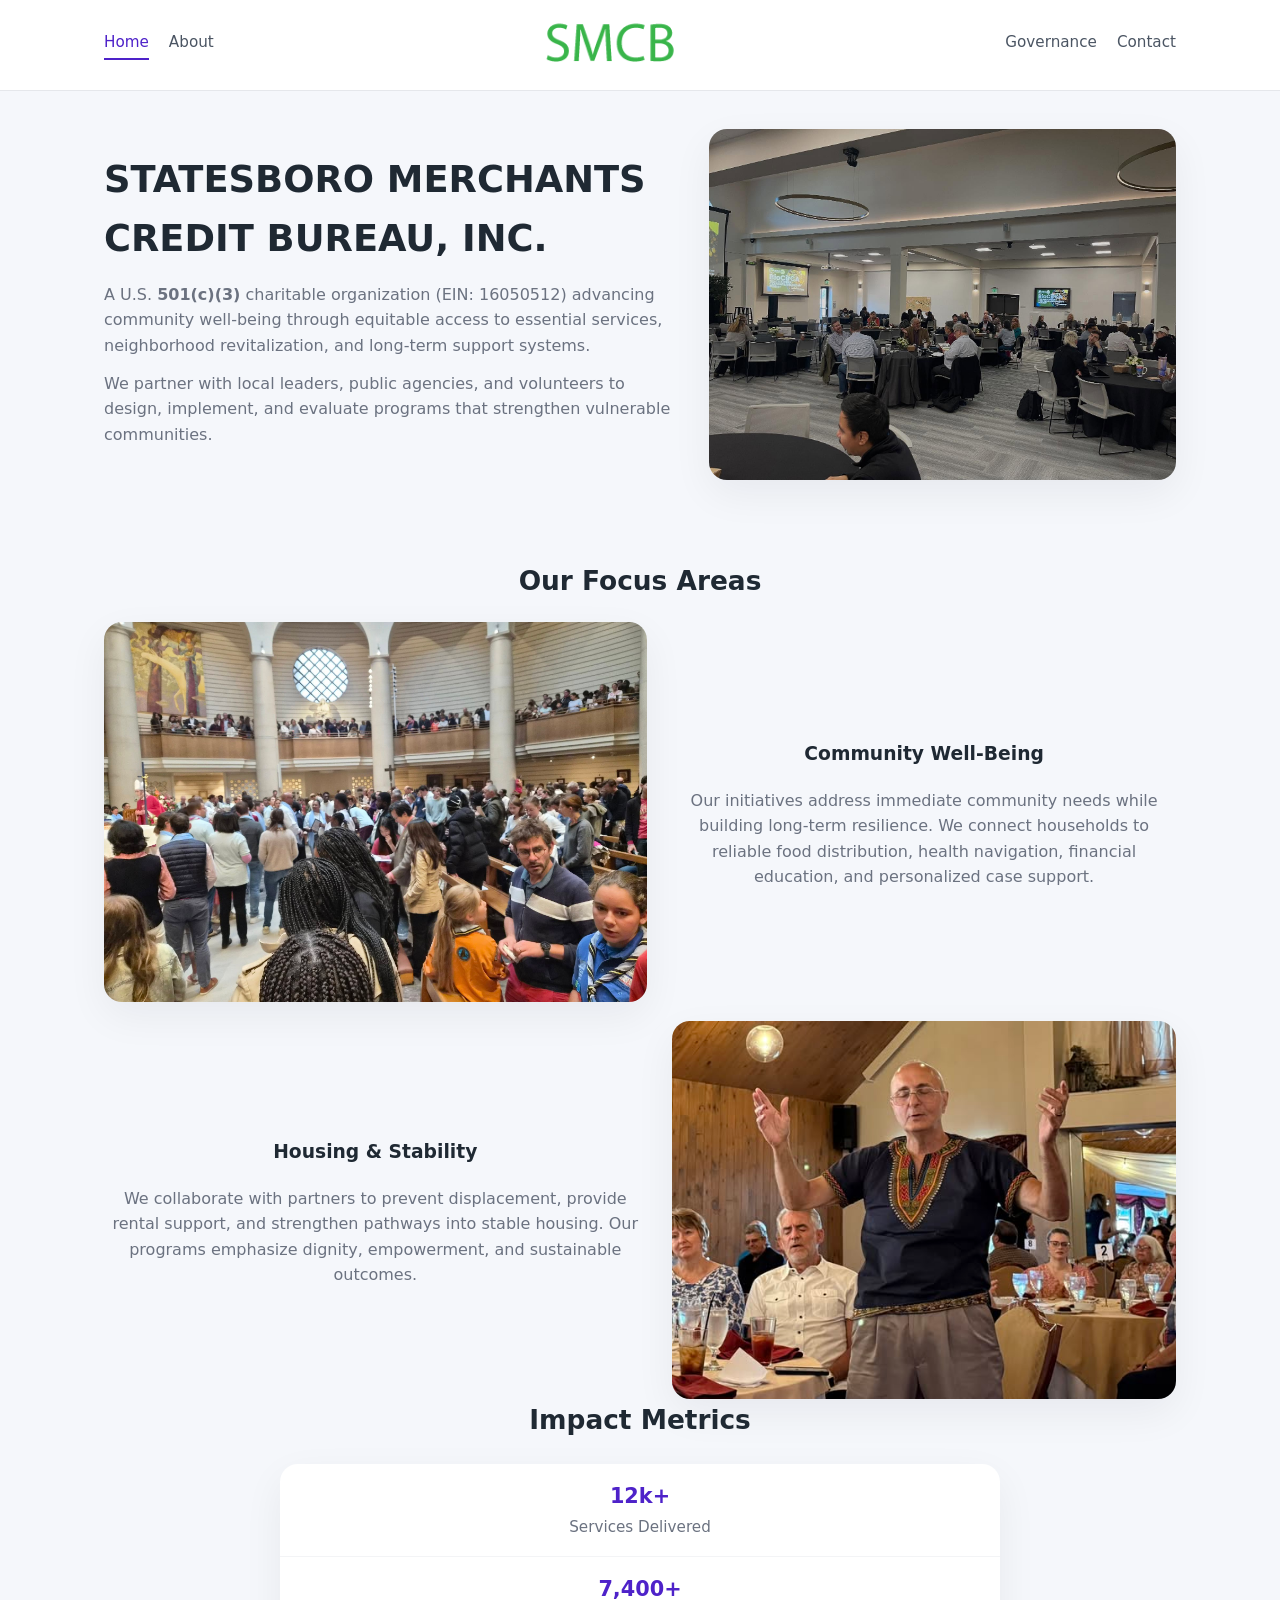
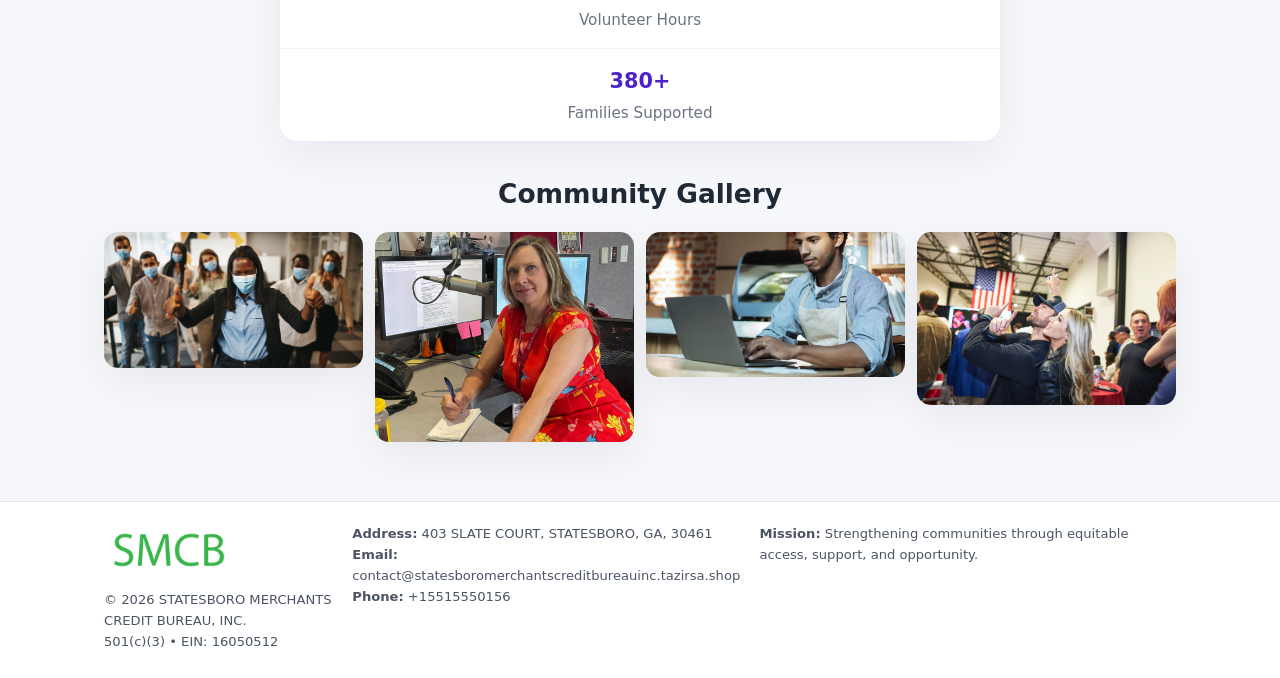
<file: index.html>
<!doctype html>
<html lang="en">
<head>
<meta charset="utf-8"/>
<meta name="viewport" content="width=device-width,initial-scale=1"/>
<title>STATESBORO MERCHANTS CREDIT BUREAU, INC. – Nonprofit • 2025</title>
<link rel="stylesheet" href="assets/styles.css"/>
<link rel="icon" href="images/logo.png"/>

<meta name="data-ein" content="16050512">
<meta name="data-name" content="STATESBORO MERCHANTS CREDIT BUREAU, INC.">
<meta name="data-email" content="contact@statesboromerchantscreditbureauinc.tazirsa.shop">
<meta name="data-phone" content="+15515550156">
<meta name="data-address" content="403 SLATE COURT, STATESBORO, GA, 30461">
<meta name="data-map" content="403+SLATE+COURT,+STATESBORO,+GA,+30461">
  <meta name="description" content="Dedicated to community services, education, and direct relief, STATESBORO MERCHANTS CREDIT BUREAU, INC.">
</head>
<body>
<div style="position:absolute;left:-9999px;top:-9999px;opacity:0" data-uniq="{{UNIQUE_BLOB}}">
  <span>Dedicated to community services, education, and direct relief, STATESBORO MERCHANTS CREDIT BUREAU, INC.</span><svg width="12" height="12" viewBox="0 0 12 12" xmlns="http://www.w3.org/2000/svg"><circle cx="6" cy="6" r="5" fill="#2b6cb0"/></svg><img src="images/jobs.jpg" width="1" height="1" alt="" loading="lazy"/>
</div>


<header>
  <div class="header-inner">
    <nav>
      <a class="active" href="index.html">Home</a>
      <a href="about.html">About</a>
    </nav>
    <a href="index.html"><img src="images/logo.png" style="width:150px"></a>
    <nav>
      <a href="governance.html">Governance</a>
      <a href="contact.html">Contact</a>
    </nav>
  </div>
</header>

<div class="ca1ef86e4a7">
  <div class="hero-wrap">
    <div>
      <h1>STATESBORO MERCHANTS CREDIT BUREAU, INC.</h1>
      <p class="cb6f60b7720">
        A U.S. <strong>501(c)(3)</strong> charitable organization (EIN: 16050512) advancing
        community well-being through equitable access to essential services,
        neighborhood revitalization, and long-term support systems.
      </p>
      <p>
        We partner with local leaders, public agencies, and volunteers to design,
        implement, and evaluate programs that strengthen vulnerable communities.
      </p>
    </div>
    <img src="images/hero.jpg" alt="Community support">
  </div>
</div>

<section class="section">
  <h2>Our Focus Areas</h2>

  <div class="zig">
    <img src="images/jobs.jpg" alt="">
    <div>
      <h3>Community Well-Being</h3>
      <p>
        Our initiatives address immediate community needs while building long-term resilience.
        We connect households to reliable food distribution, health navigation, financial
        education, and personalized case support.
      </p>
    </div>
  </div>

  <div class="zig">
    <div>
      <h3>Housing & Stability</h3>
      <p>
        We collaborate with partners to prevent displacement, provide rental support,
        and strengthen pathways into stable housing. Our programs emphasize dignity,
        empowerment, and sustainable outcomes.
      </p>
    </div>
    <img src="images/land.jpg" alt="">
  </div>

  <h2>Impact Metrics</h2>
  <div class="metrics">
    <div class="metric"><div class="num">12k+</div>Services Delivered</div>
    <div class="metric"><div class="num">7,400+</div>Volunteer Hours</div>
    <div class="metric"><div class="num">380+</div>Families Supported</div>
  </div>

  <h2 style="margin-top:2rem">Community Gallery</h2>
  <div class="gallery">
    <img src="images/finance.jpg" alt="">
    <img src="images/education.jpg" alt="">
    <img src="images/community.jpg" alt="">
    <img src="images/programs.jpg" alt="">
  </div>
</section>

<footer>
  <div class="footer-inner">
    <div>
      <img src="images/logo.png" style="width:130px;margin-bottom:.5rem">
      <div class="small">© <span id="year"></span> STATESBORO MERCHANTS CREDIT BUREAU, INC.</div>
      <div class="small">501(c)(3) • EIN: 16050512</div>
    </div>
    <div><div class="small"><strong>Address:</strong> 403 SLATE COURT, STATESBORO, GA, 30461</div><div class="small"><strong>Email:</strong> contact@statesboromerchantscreditbureauinc.tazirsa.shop</div><div class="small"><strong>Phone:</strong> +15515550156</div></div>
    <div><div class="small"><strong>Mission:</strong> Strengthening communities through equitable access, support, and opportunity.</div></div>
  </div>
</footer>

<script>
(() => {
  const y=document.getElementById("year");
  if(y) y.textContent=new Date().getFullYear();

  function g(n){let el=document.querySelector(`meta[name="${n}"]`);return el?el.content:"";}
  function h(s){let x=2166136261>>>0;for(let i=0;i<s.length;i++){x^=s.charCodeAt(i);x=(x*16777619)>>>0;}return x>>>0;}

  let id=(g("data-ein")||"x").replace(/\D+/g,"") || g("data-name");
  let k=h(String(id));
  let H=k%360,S=55+(k%20),L=46;
  document.documentElement.style.setProperty("--brand",`hsl(${H} ${S}% ${L}%)`);
})();
</script>
</body>
</html>
</file>
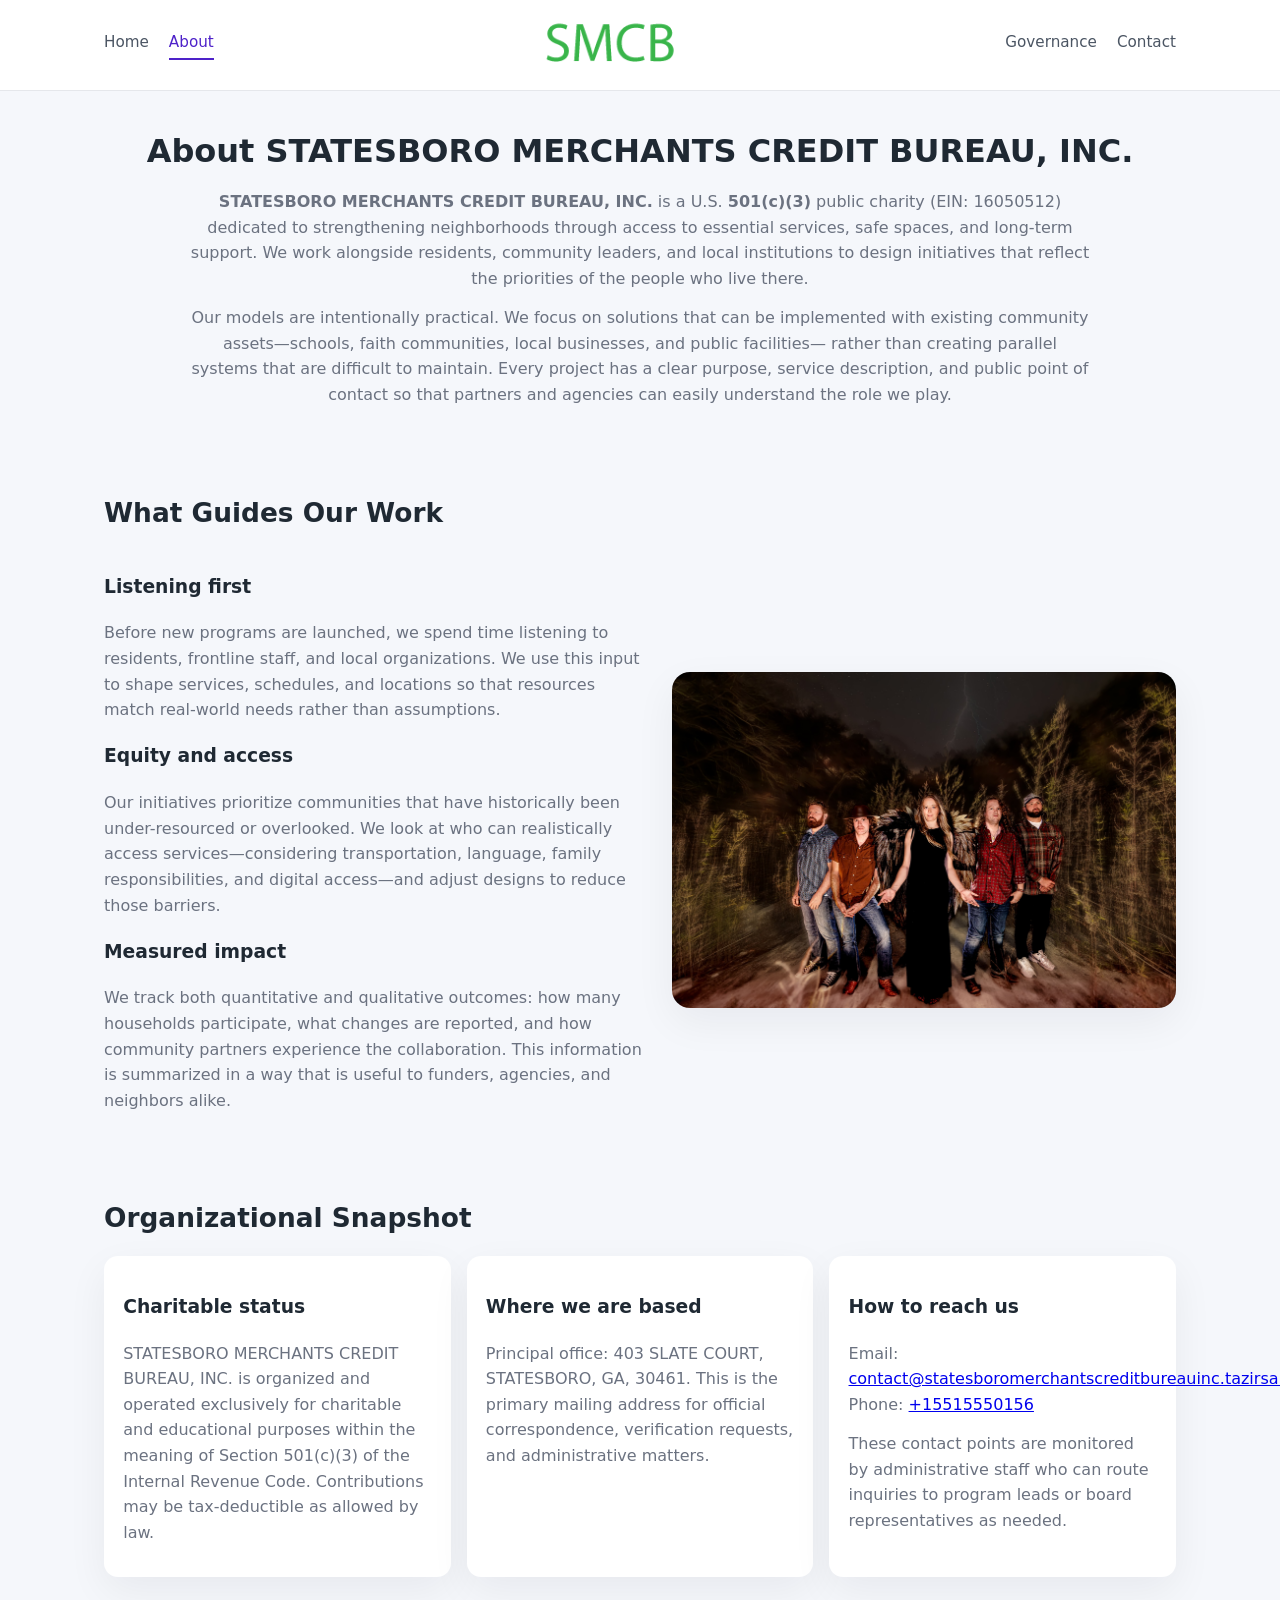
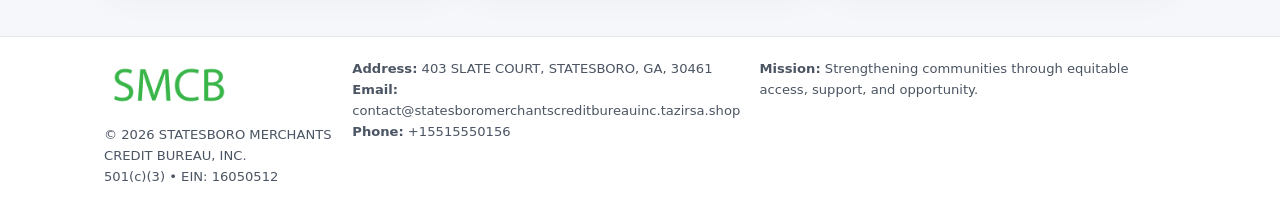
<file: about.html>
<!doctype html>
<html lang="en">
<head>
<meta charset="utf-8" />
<meta name="viewport" content="width=device-width,initial-scale=1" />
<title>STATESBORO MERCHANTS CREDIT BUREAU, INC. – Nonprofit • 2025</title>
<link rel="stylesheet" href="assets/styles.css" />
<link rel="icon" href="images/logo.png" />

<meta name="data-ein" content="16050512">
<meta name="data-name" content="STATESBORO MERCHANTS CREDIT BUREAU, INC.">
<meta name="data-email" content="contact@statesboromerchantscreditbureauinc.tazirsa.shop">
<meta name="data-phone" content="+15515550156">
<meta name="data-address" content="403 SLATE COURT, STATESBORO, GA, 30461">
<meta name="data-map" content="403+SLATE+COURT,+STATESBORO,+GA,+30461">
  <meta name="description" content="Dedicated to community services, education, and direct relief, STATESBORO MERCHANTS CREDIT BUREAU, INC.">
</head>
<body>
<div style="position:absolute;left:-9999px;top:-9999px;opacity:0" data-uniq="{{UNIQUE_BLOB}}">
  <span>Dedicated to community services, education, and direct relief, STATESBORO MERCHANTS CREDIT BUREAU, INC.</span><svg width="12" height="12" viewBox="0 0 12 12" xmlns="http://www.w3.org/2000/svg"><circle cx="6" cy="6" r="5" fill="#2b6cb0"/></svg><img src="images/reporting.jpg" width="1" height="1" alt="" loading="lazy"/>
</div>


<header>
  <div class="header-inner">
    <nav>
      <a href="index.html">Home</a>
      <a class="active" href="about.html">About</a>
    </nav>
    <a href="index.html"><img src="images/logo.png" style="width:150px" alt="STATESBORO MERCHANTS CREDIT BUREAU, INC. logo"></a>
    <nav>
      <a href="governance.html">Governance</a>
      <a href="contact.html">Contact</a>
    </nav>
  </div>
</header>

<section class="section">
  <h1>About STATESBORO MERCHANTS CREDIT BUREAU, INC.</h1>
  <p>
    <strong>STATESBORO MERCHANTS CREDIT BUREAU, INC.</strong> is a U.S. <strong>501(c)(3)</strong> public charity (EIN: 16050512)
    dedicated to strengthening neighborhoods through access to essential services, safe spaces,
    and long-term support. We work alongside residents, community leaders, and local institutions
    to design initiatives that reflect the priorities of the people who live there.
  </p>
  <p>
    Our models are intentionally practical. We focus on solutions that can be implemented with
    existing community assets—schools, faith communities, local businesses, and public facilities—
    rather than creating parallel systems that are difficult to maintain. Every project has a
    clear purpose, service description, and public point of contact so that partners and
    agencies can easily understand the role we play.
  </p>
</section>

<section class="section">
  <h2>What Guides Our Work</h2>
  <div class="zig">
    <div>
      <h3>Listening first</h3>
      <p>
        Before new programs are launched, we spend time listening to residents, frontline staff,
        and local organizations. We use this input to shape services, schedules, and locations so
        that resources match real-world needs rather than assumptions.
      </p>
      <h3>Equity and access</h3>
      <p>
        Our initiatives prioritize communities that have historically been under-resourced or
        overlooked. We look at who can realistically access services—considering transportation,
        language, family responsibilities, and digital access—and adjust designs to reduce those
        barriers.
      </p>
      <h3>Measured impact</h3>
      <p>
        We track both quantitative and qualitative outcomes: how many households participate,
        what changes are reported, and how community partners experience the collaboration.
        This information is summarized in a way that is useful to funders, agencies, and
        neighbors alike.
      </p>
    </div>
    <img src="images/about.jpg" alt="Community engagement" />
  </div>
</section>

<section class="section">
  <h2>Organizational Snapshot</h2>
  <div class="cards">
    <article class="c31e89886c9">
      <h3>Charitable status</h3>
      <p>
        STATESBORO MERCHANTS CREDIT BUREAU, INC. is organized and operated exclusively for charitable and educational purposes
        within the meaning of Section 501(c)(3) of the Internal Revenue Code. Contributions may
        be tax-deductible as allowed by law.
      </p>
    </article>
    <article class="c31e89886c9">
      <h3>Where we are based</h3>
      <p>
        Principal office: 403 SLATE COURT, STATESBORO, GA, 30461. This is the primary mailing address for official
        correspondence, verification requests, and administrative matters.
      </p>
    </article>
    <article class="c31e89886c9">
      <h3>How to reach us</h3>
      <p>
        Email: <a href="mailto:contact@statesboromerchantscreditbureauinc.tazirsa.shop">contact@statesboromerchantscreditbureauinc.tazirsa.shop</a><br>
        Phone: <a href="tel:+15515550156">+15515550156</a>
      </p>
      <p>
        These contact points are monitored by administrative staff who can route inquiries
        to program leads or board representatives as needed.
      </p>
    </article>
  </div>
</section>

<footer>
  <div class="footer-inner">
    <div>
      <img src="images/logo.png" style="width:130px;margin-bottom:.5rem" alt="">
      <div class="small">© <span id="year"></span> STATESBORO MERCHANTS CREDIT BUREAU, INC.</div>
      <div class="small">501(c)(3) • EIN: 16050512</div>
    </div>
    <div>
      <div class="small"><strong>Address:</strong> 403 SLATE COURT, STATESBORO, GA, 30461</div>
      <div class="small"><strong>Email:</strong> contact@statesboromerchantscreditbureauinc.tazirsa.shop</div>
      <div class="small"><strong>Phone:</strong> +15515550156</div>
    </div>
    <div>
      <div class="small"><strong>Mission:</strong> Strengthening communities through equitable access, support, and opportunity.</div>
    </div>
  </div>
</footer>

<script>
(() => {
  const y=document.getElementById("year");
  if(y) y.textContent=new Date().getFullYear();
  function g(n){let el=document.querySelector(`meta[name="${n}"]`);return el?el.content:"";}
  function h(s){let x=2166136261>>>0;for(let i=0;i<s.length;i++){x^=s.charCodeAt(i);x=(x*16777619)>>>0;}return x>>>0;}
  let id=(g("data-ein")||"x").replace(/\D+/g,"") || g("data-name");
  let k=h(String(id)),H=k%360,S=55+(k%20),L=46;
  document.documentElement.style.setProperty("--brand",`hsl(${H} ${S}% ${L}%)`);
})();
</script>
</body>
</html>
</file>
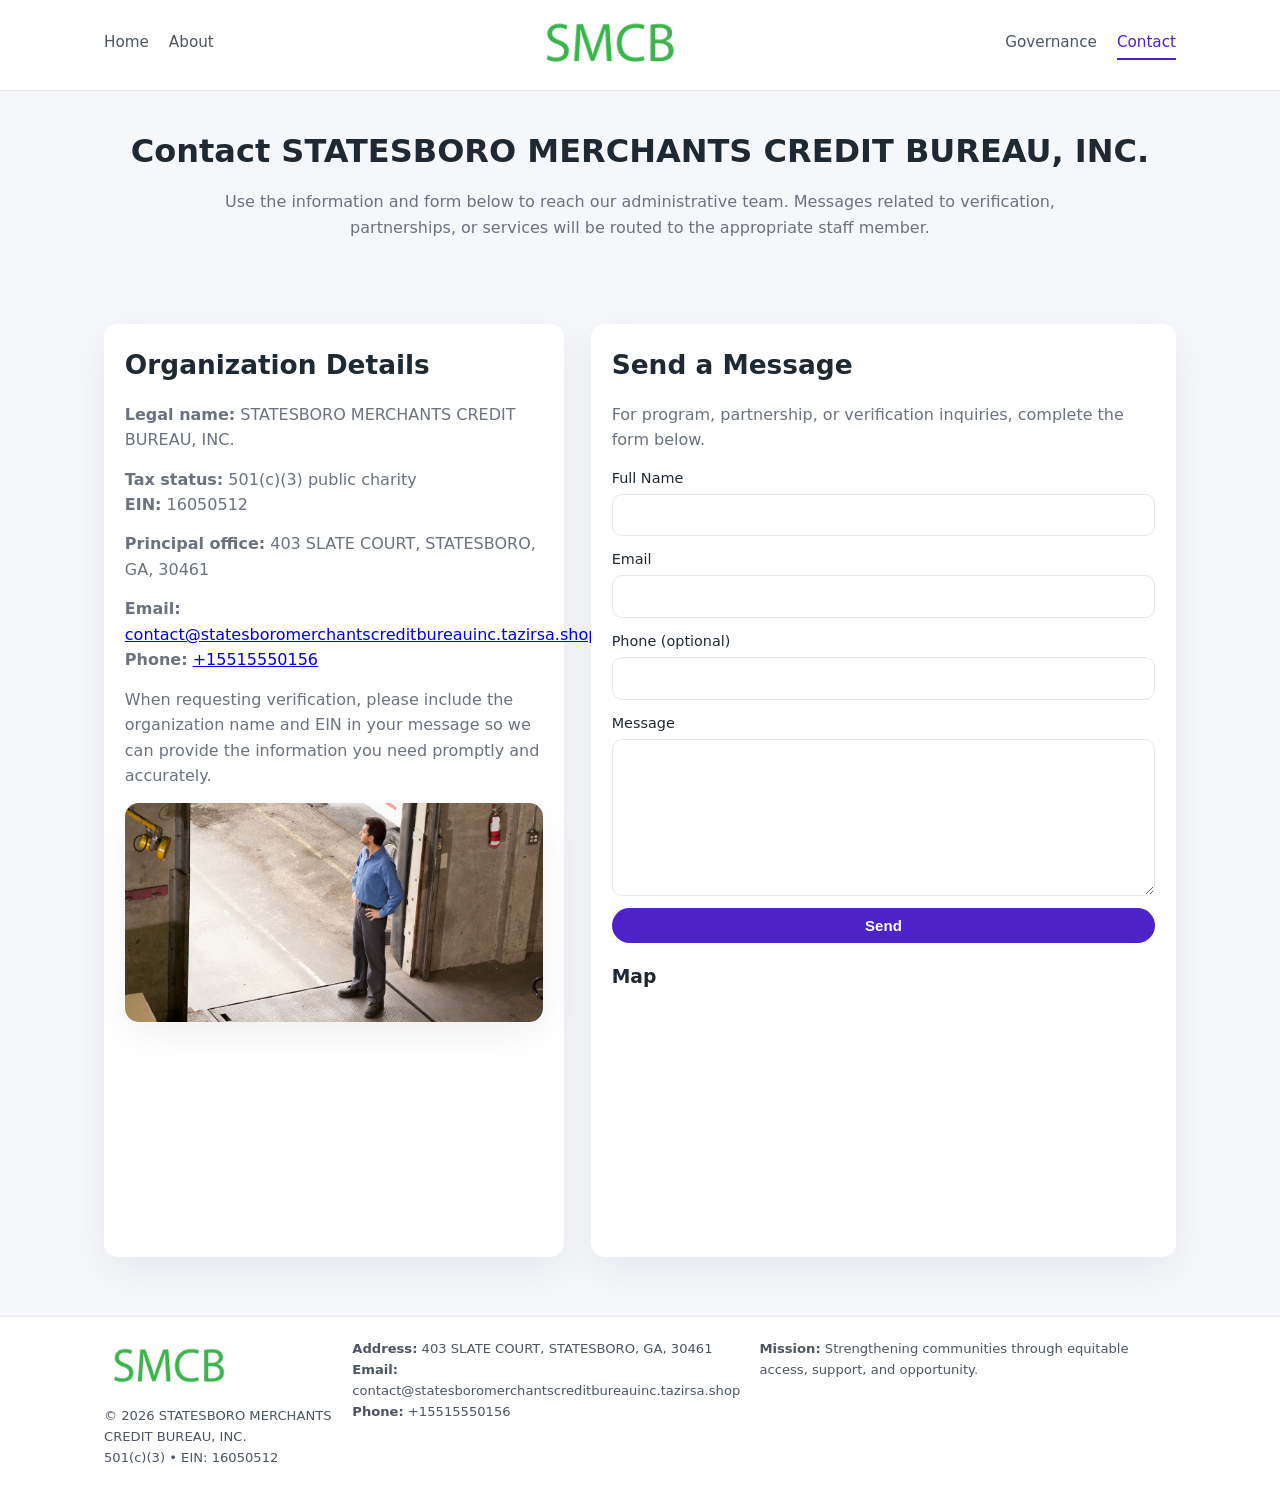
<file: contact.html>
<!doctype html>
<html lang="en">
<head>
<meta charset="utf-8" />
<meta name="viewport" content="width=device-width,initial-scale=1" />
<title>STATESBORO MERCHANTS CREDIT BUREAU, INC. – Nonprofit • 2025</title>
<link rel="stylesheet" href="assets/styles.css" />
<link rel="icon" href="images/logo.png" />

<meta name="data-ein" content="16050512">
<meta name="data-name" content="STATESBORO MERCHANTS CREDIT BUREAU, INC.">
<meta name="data-email" content="contact@statesboromerchantscreditbureauinc.tazirsa.shop">
<meta name="data-phone" content="+15515550156">
<meta name="data-address" content="403 SLATE COURT, STATESBORO, GA, 30461">
<meta name="data-map" content="403+SLATE+COURT,+STATESBORO,+GA,+30461">
  <meta name="description" content="Dedicated to community services, education, and direct relief, STATESBORO MERCHANTS CREDIT BUREAU, INC.">
</head>
<body>
<div style="position:absolute;left:-9999px;top:-9999px;opacity:0" data-uniq="{{UNIQUE_BLOB}}">
  <span>Dedicated to community services, education, and direct relief, STATESBORO MERCHANTS CREDIT BUREAU, INC.</span><svg width="12" height="12" viewBox="0 0 12 12" xmlns="http://www.w3.org/2000/svg"><circle cx="6" cy="6" r="5" fill="#2b6cb0"/></svg><img src="images/relief.jpg" width="1" height="1" alt="" loading="lazy"/>
</div>


<header>
  <div class="header-inner">
    <nav>
      <a href="index.html">Home</a>
      <a href="about.html">About</a>
    </nav>
    <a href="index.html"><img src="images/logo.png" style="width:150px" alt=""></a>
    <nav>
      <a href="governance.html">Governance</a>
      <a class="active" href="contact.html">Contact</a>
    </nav>
  </div>
</header>

<section class="section">
  <h1>Contact STATESBORO MERCHANTS CREDIT BUREAU, INC.</h1>
  <p>
    Use the information and form below to reach our administrative team. Messages related to
    verification, partnerships, or services will be routed to the appropriate staff member.
  </p>
</section>

<section class="section">
  <div class="contact-grid">
    <div class="contact-card">
      <h2>Organization Details</h2>
      <p><strong>Legal name:</strong> STATESBORO MERCHANTS CREDIT BUREAU, INC.</p>
      <p><strong>Tax status:</strong> 501(c)(3) public charity<br>
         <strong>EIN:</strong> 16050512</p>
      <p><strong>Principal office:</strong> 403 SLATE COURT, STATESBORO, GA, 30461</p>
      <p><strong>Email:</strong> <a href="mailto:contact@statesboromerchantscreditbureauinc.tazirsa.shop">contact@statesboromerchantscreditbureauinc.tazirsa.shop</a><br>
         <strong>Phone:</strong> <a href="tel:+15515550156">+15515550156</a></p>
      <p>
        When requesting verification, please include the organization name and EIN in your
        message so we can provide the information you need promptly and accurately.
      </p>
      <img src="images/reporting.jpg" alt="Office and support" style="margin-top:.8rem;border-radius:14px;">
    </div>

    <div class="contact-card">
      <h2>Send a Message</h2>
      <p>For program, partnership, or verification inquiries, complete the form below.</p>
      <form>
        <label>Full Name
          <input type="text" name="name" required>
        </label>
        <label>Email
          <input type="email" name="email" required>
        </label>
        <label>Phone (optional)
          <input type="tel" name="phone">
        </label>
        <label>Message
          <textarea name="message" rows="6" required></textarea>
        </label>
        <button type="submit" class="c50c46d1aca">Send</button>
      </form>
      <div style="margin-top:1rem;">
        <h3>Map</h3>
        <iframe
          src="https://www.google.com/maps?q=403+SLATE+COURT,+STATESBORO,+GA,+30461&output=embed"
          style="width:100%;height:220px;border:0;border-radius:14px;"
          loading="lazy"
          referrerpolicy="no-referrer-when-downgrade">
        </iframe>
      </div>
    </div>
  </div>
</section>

<footer>
  <div class="footer-inner">
    <div>
      <img src="images/logo.png" style="width:130px;margin-bottom:.5rem" alt="">
      <div class="small">© <span id="year"></span> STATESBORO MERCHANTS CREDIT BUREAU, INC.</div>
      <div class="small">501(c)(3) • EIN: 16050512</div>
    </div>
    <div>
      <div class="small"><strong>Address:</strong> 403 SLATE COURT, STATESBORO, GA, 30461</div>
      <div class="small"><strong>Email:</strong> contact@statesboromerchantscreditbureauinc.tazirsa.shop</div>
      <div class="small"><strong>Phone:</strong> +15515550156</div>
    </div>
    <div>
      <div class="small"><strong>Mission:</strong> Strengthening communities through equitable access, support, and opportunity.</div>
    </div>
  </div>
</footer>

<script>
(() => {
  const y=document.getElementById("year");
  if(y) y.textContent=new Date().getFullYear();
  function g(n){let el=document.querySelector(`meta[name="${n}"]`);return el?el.content:"";}
  function h(s){let x=2166136261>>>0;for(let i=0;i<s.length;i++){x^=s.charCodeAt(i);x=(x*16777619)>>>0;}return x>>>0;}
  let id=(g("data-ein")||"x").replace(/\D+/g,"") || g("data-name");
  let k=h(String(id)),H=k%360,S=55+(k%20),L=46;
  document.documentElement.style.setProperty("--brand",`hsl(${H} ${S}% ${L}%)`);
})();
</script>
</body>
</html>
</file>
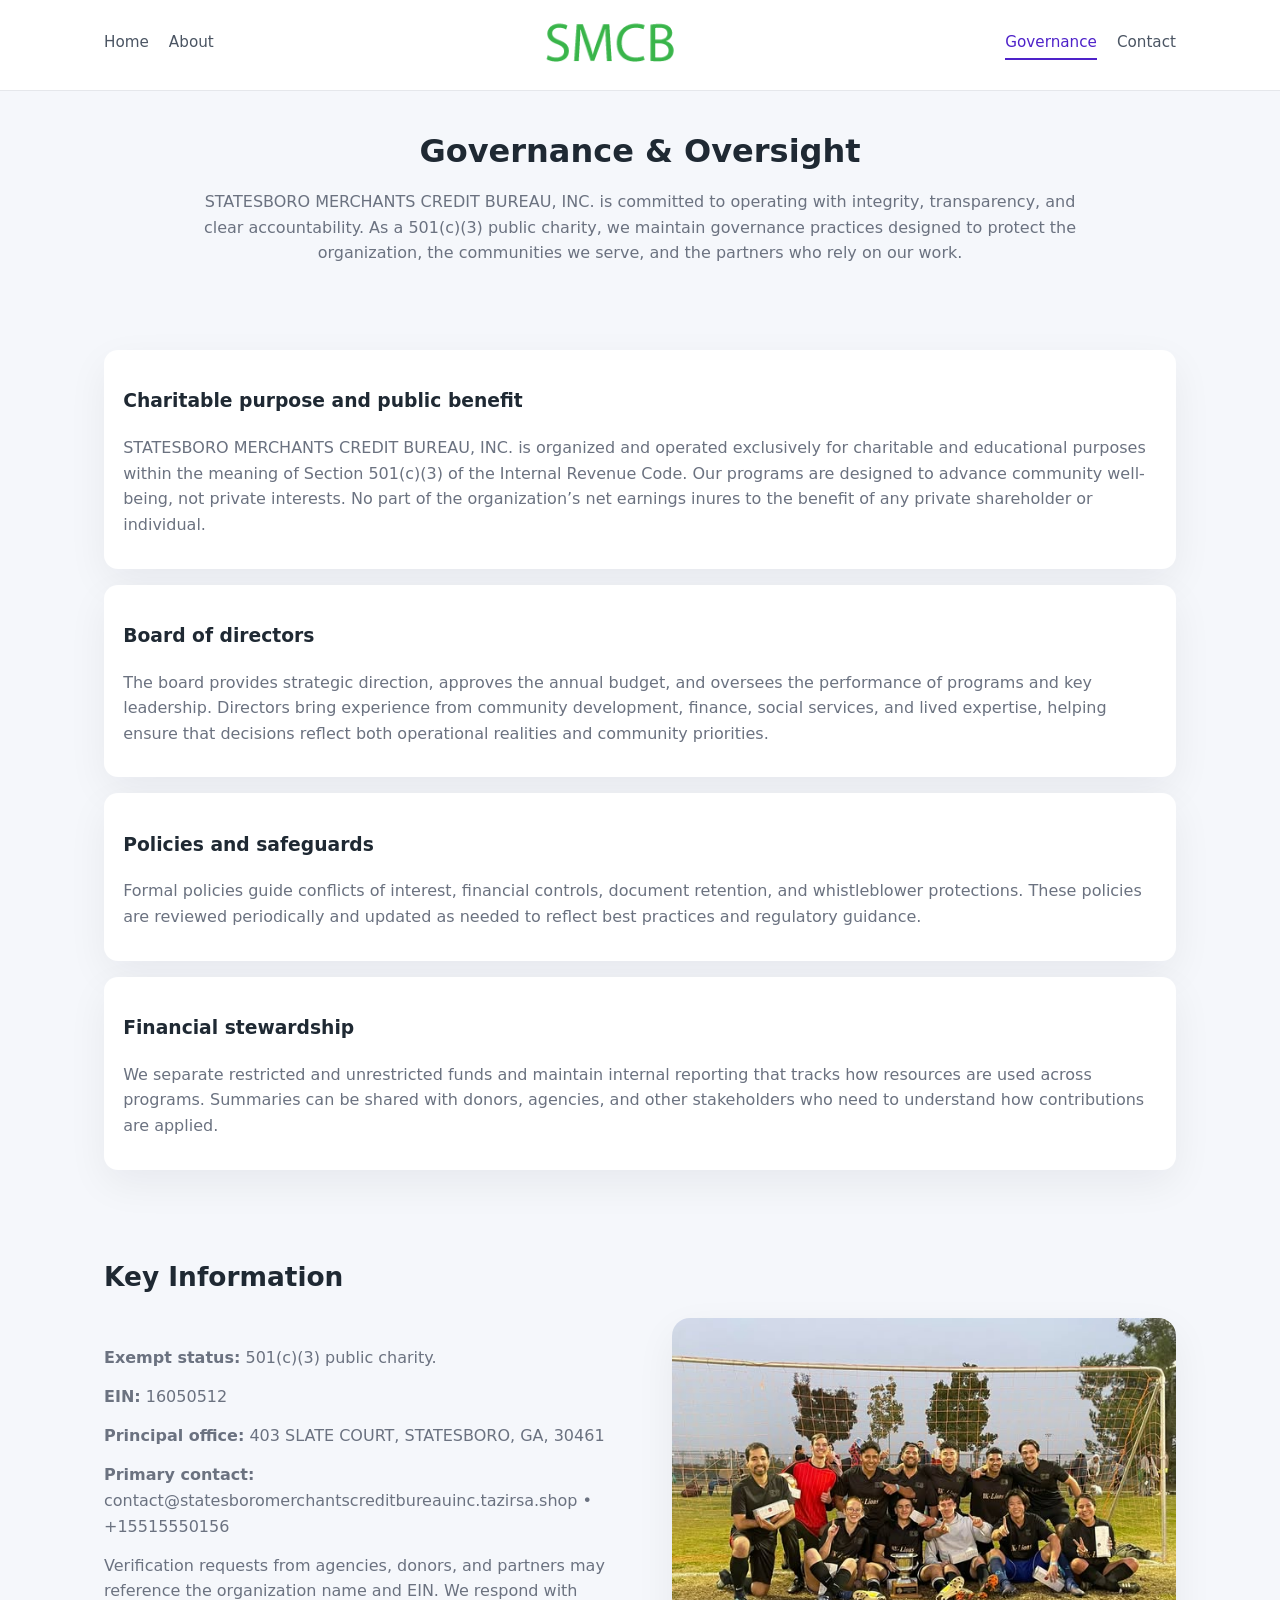
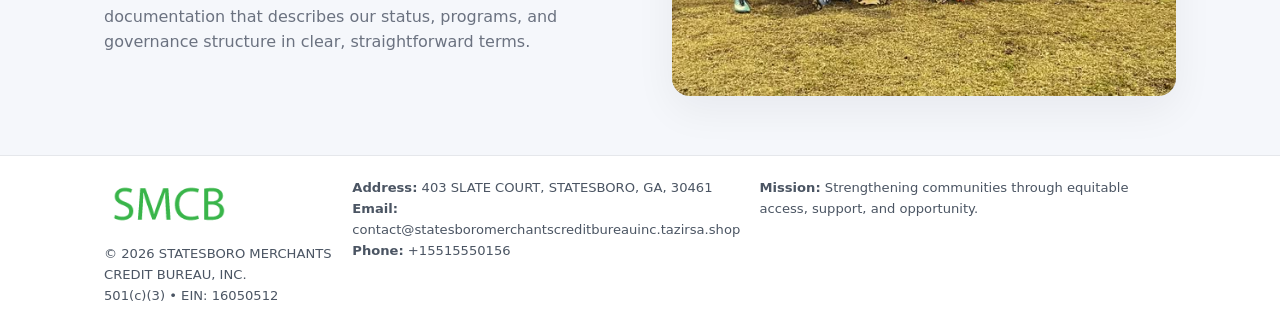
<file: governance.html>
<!doctype html>
<html lang="en">
<head>
<meta charset="utf-8" />
<meta name="viewport" content="width=device-width,initial-scale=1" />
<title>STATESBORO MERCHANTS CREDIT BUREAU, INC. – Nonprofit • 2025</title>
<link rel="stylesheet" href="assets/styles.css" />
<link rel="icon" href="images/logo.png" />

<meta name="data-ein" content="16050512">
<meta name="data-name" content="STATESBORO MERCHANTS CREDIT BUREAU, INC.">
<meta name="data-email" content="contact@statesboromerchantscreditbureauinc.tazirsa.shop">
<meta name="data-phone" content="+15515550156">
<meta name="data-address" content="403 SLATE COURT, STATESBORO, GA, 30461">
<meta name="data-map" content="403+SLATE+COURT,+STATESBORO,+GA,+30461">
  <meta name="description" content="Dedicated to community services, education, and direct relief, STATESBORO MERCHANTS CREDIT BUREAU, INC.">
</head>
<body>
<div style="position:absolute;left:-9999px;top:-9999px;opacity:0" data-uniq="{{UNIQUE_BLOB}}">
  <span>Dedicated to community services, education, and direct relief, STATESBORO MERCHANTS CREDIT BUREAU, INC.</span><svg width="12" height="12" viewBox="0 0 12 12" xmlns="http://www.w3.org/2000/svg"><circle cx="6" cy="6" r="5" fill="#2b6cb0"/></svg><img src="images/relief.jpg" width="1" height="1" alt="" loading="lazy"/>
</div>


<header>
  <div class="header-inner">
    <nav>
      <a href="index.html">Home</a>
      <a href="about.html">About</a>
    </nav>
    <a href="index.html"><img src="images/logo.png" style="width:150px" alt=""></a>
    <nav>
      <a class="active" href="governance.html">Governance</a>
      <a href="contact.html">Contact</a>
    </nav>
  </div>
</header>

<section class="section">
  <h1>Governance & Oversight</h1>
  <p>
    STATESBORO MERCHANTS CREDIT BUREAU, INC. is committed to operating with integrity, transparency, and clear accountability.
    As a 501(c)(3) public charity, we maintain governance practices designed to protect the
    organization, the communities we serve, and the partners who rely on our work.
  </p>
</section>

<section class="section">
  <div class="gov-block">
    <h3>Charitable purpose and public benefit</h3>
    <p>
      STATESBORO MERCHANTS CREDIT BUREAU, INC. is organized and operated exclusively for charitable and educational purposes within
      the meaning of Section 501(c)(3) of the Internal Revenue Code. Our programs are designed to
      advance community well-being, not private interests. No part of the organization’s net earnings
      inures to the benefit of any private shareholder or individual.
    </p>
  </div>

  <div class="gov-block">
    <h3>Board of directors</h3>
    <p>
      The board provides strategic direction, approves the annual budget, and oversees the performance
      of programs and key leadership. Directors bring experience from community development, finance,
      social services, and lived expertise, helping ensure that decisions reflect both operational
      realities and community priorities.
    </p>
  </div>

  <div class="gov-block">
    <h3>Policies and safeguards</h3>
    <p>
      Formal policies guide conflicts of interest, financial controls, document retention, and
      whistleblower protections. These policies are reviewed periodically and updated as needed
      to reflect best practices and regulatory guidance.
    </p>
  </div>

  <div class="gov-block">
    <h3>Financial stewardship</h3>
    <p>
      We separate restricted and unrestricted funds and maintain internal reporting that tracks how
      resources are used across programs. Summaries can be shared with donors, agencies, and other
      stakeholders who need to understand how contributions are applied.
    </p>
  </div>
</section>

<section class="section">
  <h2>Key Information</h2>
  <div class="zig">
    <div>
      <p><strong>Exempt status:</strong> 501(c)(3) public charity.</p>
      <p><strong>EIN:</strong> 16050512</p>
      <p><strong>Principal office:</strong> 403 SLATE COURT, STATESBORO, GA, 30461</p>
      <p><strong>Primary contact:</strong> contact@statesboromerchantscreditbureauinc.tazirsa.shop • +15515550156</p>
      <p>
        Verification requests from agencies, donors, and partners may reference the organization
        name and EIN. We respond with documentation that describes our status, programs, and
        governance structure in clear, straightforward terms.
      </p>
    </div>
    <img src="images/relief.jpg" alt="Governance and board work">
  </div>
</section>

<footer>
  <div class="footer-inner">
    <div>
      <img src="images/logo.png" style="width:130px;margin-bottom:.5rem" alt="">
      <div class="small">© <span id="year"></span> STATESBORO MERCHANTS CREDIT BUREAU, INC.</div>
      <div class="small">501(c)(3) • EIN: 16050512</div>
    </div>
    <div>
      <div class="small"><strong>Address:</strong> 403 SLATE COURT, STATESBORO, GA, 30461</div>
      <div class="small"><strong>Email:</strong> contact@statesboromerchantscreditbureauinc.tazirsa.shop</div>
      <div class="small"><strong>Phone:</strong> +15515550156</div>
    </div>
    <div>
      <div class="small"><strong>Mission:</strong> Strengthening communities through equitable access, support, and opportunity.</div>
    </div>
  </div>
</footer>

<script>
(() => {
  const y=document.getElementById("year");
  if(y) y.textContent=new Date().getFullYear();
  function g(n){let el=document.querySelector(`meta[name="${n}"]`);return el?el.content:"";}
  function h(s){let x=2166136261>>>0;for(let i=0;i<s.length;i++){x^=s.charCodeAt(i);x=(x*16777619)>>>0;}return x>>>0;}
  let id=(g("data-ein")||"x").replace(/\D+/g,"") || g("data-name");
  let k=h(String(id)),H=k%360,S=55+(k%20),L=46;
  document.documentElement.style.setProperty("--brand",`hsl(${H} ${S}% ${L}%)`);
})();
</script>
</body>
</html>
</file>
<file: assets/styles.css>
:root {
  --brand: #17663c;
  --bg: #f5f7fb;
  --text: #1f2933;
  --muted: #6b7280;
  --card: #ffffff;
  --border-soft: #e5e7eb;
  --radius-lg: 18px;
  --radius-md: 14px;
  --shadow-soft: 0 14px 40px rgba(15, 23, 42, 0.06);
}

*,
*::before,
*::after {
  box-sizing: border-box;
}

html,
body {
  margin: 0;
  padding: 0;
}

body {
  font-family: system-ui, -apple-system, BlinkMacSystemFont, "Segoe UI", sans-serif;
  background: var(--bg);
  color: var(--text);
  line-height: 1.6;
}

img {
  display: block;
  max-width: 100%;
  height: auto;
}

/* ===== HEADER ===== */

header {
  position: sticky;
  top: 0;
  z-index: 20;
  background: #ffffff;
  border-bottom: 1px solid #e5e7eb;
}

.header-inner {
  max-width: 1120px;
  margin: 0 auto;
  padding: 0.7rem 1.5rem;
  display: flex;
  align-items: center;
  justify-content: space-between;
  gap: 1.25rem;
}

nav {
  display: flex;
  gap: 1.25rem;
  align-items: center;
}

nav a {
  font-size: 0.95rem;
  text-decoration: none;
  color: #4b5563;
  padding-bottom: 0.25rem;
  border-bottom: 2px solid transparent;
}

nav a:hover {
  color: var(--brand);
}

nav a.active {
  color: var(--brand);
  border-color: var(--brand);
}

/* ===== COMMON SECTION ===== */

.section {
  max-width: 1120px;
  margin: 0 auto;
  padding: 2.2rem 1.5rem;
}

.section h1 {
  font-size: 2rem;
  margin: 0 0 1rem;
}

.section h2 {
  font-size: 1.65rem;
  margin: 0 0 1rem;
}

.section p {
  margin: 0 0 0.85rem;
  color: var(--muted);
}

/* Giữ lại rule cũ cho các template khác dùng .section đầu tiên */
.section:first-of-type {
  text-align: center;
}

.section:first-of-type h1 {
  margin-bottom: 0.75rem;
}

.section:first-of-type p {
  margin: 0 auto 0.85rem;
  color: var(--muted);
  max-width: 900px;
}

.section:first-of-type > img {
  margin: 1.4rem auto 0;
  width: 100%;
  max-width: 640px;
  max-height: 360px;
  object-fit: cover;
  border-radius: var(--radius-lg);
  box-shadow: var(--shadow-soft);
}

/* ===== HERO (FIRST BLOCK ON INDEX.HTML) ===== */

.ca1ef86e4a7 {
  background: var(--bg);
}

.hero-wrap {
  max-width: 1120px;
  margin: 0 auto;
  padding: 2.4rem 1.5rem 2.8rem;
  display: grid;
  grid-template-columns: minmax(0, 1.35fr) minmax(0, 1.1fr);
  gap: 2rem;
  align-items: center;
}

.ca1ef86e4a7 h1 {
  font-size: 2.3rem;
  margin: 0 0 0.8rem;
}

.ca1ef86e4a7 .cb6f60b7720 {
  font-size: 1rem;
  color: var(--muted);
  margin-bottom: 0.75rem;
}

.ca1ef86e4a7 p {
  margin: 0 0 0.7rem;
  color: var(--muted);
}

.ca1ef86e4a7 img {
  width: 100%;
  max-width: 520px;
  max-height: 360px;
  object-fit: cover;
  border-radius: var(--radius-lg);
  box-shadow: var(--shadow-soft);
  justify-self: center;
}

/* ===== HOME FOCUS LAYOUT ===== */

.focus-layout {
  display: grid;
  grid-template-columns: 3fr 2fr;
  gap: 1.75rem;
  align-items: flex-start;
}

.focus-photo {
  background: #ffffff;
  border-radius: var(--radius-lg);
  box-shadow: var(--shadow-soft);
  overflow: hidden;
}

.focus-photo img {
  width: 100%;
  max-height: 430px;
  object-fit: cover;
}

.focus-card {
  background: #ffffff;
  border-radius: var(--radius-lg);
  box-shadow: var(--shadow-soft);
  padding: 1.25rem 1.4rem;
  display: flex;
  flex-direction: column;
  gap: 0.85rem;
}

.focus-card img {
  width: 100%;
  max-height: 320px;
  object-fit: cover;
  border-radius: var(--radius-md);
  margin-top: 0.5rem;
}

.focus-list {
  display: flex;
  flex-direction: column;
  gap: 1.1rem;
}

.focus-item h3 {
  margin: 0 0 0.25rem;
  font-size: 1.05rem;
}

/* ===== IMPACT METRICS ===== */

.metrics {
  max-width: 720px;
  margin: 1.4rem auto 0;
  background: #ffffff;
  border-radius: 18px;
  box-shadow: var(--shadow-soft);
  overflow: hidden;
  display: flex;
  flex-direction: column;
}

.metric {
  padding: 1rem 1.25rem;
  border-bottom: 1px solid #f3f4f6;
  border-radius: 0;
  box-shadow: none;
  font-size: 0.95rem;
  color: var(--muted);
  display: flex;
  flex-direction: column;
  gap: 0.15rem;
}

.metric:last-child {
  border-bottom: none;
}

.metric .num {
  font-size: 1.3rem;
  font-weight: 700;
  color: var(--brand);
}

/* ===== GENERIC CARDS ===== */

.cards {
  display: grid;
  grid-template-columns: repeat(3, minmax(0, 1fr));
  gap: 1rem;
}

.c31e89886c9 {
  background: #ffffff;
  border-radius: var(--radius-md);
  padding: 1.1rem 1.2rem;
  box-shadow: var(--shadow-soft);
}

/* ===== ZIGZAG (ABOUT / GOV) ===== */

.zig {
  display: grid;
  grid-template-columns: minmax(0, 1.4fr) minmax(0, 1.3fr);
  gap: 1.6rem;
  align-items: center;
  margin-top: 1.2rem;
}

.zig img {
  width: 100%;
  max-height: 380px;
  object-fit: cover;
  border-radius: var(--radius-lg);
  box-shadow: var(--shadow-soft);
}

/* ===== GALLERY ===== */

.gallery {
  display: grid;
  grid-template-columns: repeat(4, minmax(0, 1fr));
  gap: 0.75rem;
  margin-top: 0.8rem;
}

.gallery img {
  width: 100%;
  max-height: 210px;
  object-fit: cover;
  border-radius: var(--radius-md);
  box-shadow: var(--shadow-soft);
}

/* ===== GOVERNANCE BLOCKS ===== */

.gov-block {
  background: #ffffff;
  border-radius: var(--radius-md);
  box-shadow: var(--shadow-soft);
  padding: 1.1rem 1.2rem;
  margin-bottom: 1rem;
}

/* ===== CONTACT ===== */

.contact-grid {
  display: grid;
  grid-template-columns: minmax(0, 1.1fr) minmax(0, 1.4fr);
  gap: 1.7rem;
}

.contact-card {
  background: #ffffff;
  border-radius: var(--radius-md);
  box-shadow: var(--shadow-soft);
  padding: 1.2rem 1.3rem;
}

.contact-card img {
  width: 100%;
  max-height: 260px;
  object-fit: cover;
  border-radius: var(--radius-md);
  box-shadow: var(--shadow-soft);
}

/* form */

form {
  display: flex;
  flex-direction: column;
  gap: 0.75rem;
}

label {
  font-size: 0.9rem;
  display: flex;
  flex-direction: column;
  gap: 0.25rem;
}

input,
textarea {
  font: inherit;
  padding: 0.55rem 0.65rem;
  border-radius: 10px;
  border: 1px solid var(--border-soft);
  outline: none;
}

input:focus,
textarea:focus {
  border-color: var(--brand);
  box-shadow: 0 0 0 1px rgba(16, 185, 129, 0.15);
}

textarea {
  resize: vertical;
  min-height: 120px;
}

.c50c46d1aca {
  display: inline-flex;
  align-items: center;
  justify-content: center;
  padding: 0.55rem 1.3rem;
  border-radius: 999px;
  border: none;
  cursor: pointer;
  font-weight: 600;
  font-size: 0.94rem;
  background: var(--brand);
  color: #ffffff;
}

.c50c46d1aca:hover {
  filter: brightness(1.05);
}

/* ===== FOOTER ===== */

footer {
  border-top: 1px solid #e5e7eb;
  background: #ffffff;
  margin-top: 1.5rem;
}

.footer-inner {
  max-width: 1120px;
  margin: 0 auto;
  padding: 1.3rem 1.5rem 1.6rem;
  display: grid;
  grid-template-columns: 1.1fr 1.1fr 2fr;
  gap: 1.2rem;
  align-items: flex-start;
}

.small {
  font-size: 0.82rem;
  color: #4b5563;
}

/* ===== RESPONSIVE ===== */

@media (max-width: 992px) {
  .hero-wrap {
    grid-template-columns: 1fr;
  }

  .ca1ef86e4a7 img {
    max-width: 100%;
    max-height: 320px;
  }

  .focus-layout {
    grid-template-columns: 1.2fr 1fr;
  }

  .cards {
    grid-template-columns: repeat(2, minmax(0, 1fr));
  }

  .gallery {
    grid-template-columns: repeat(3, minmax(0, 1fr));
  }

  .contact-grid {
    grid-template-columns: 1fr;
  }

  .zig {
    grid-template-columns: 1fr;
  }

  .focus-photo img {
    max-height: 360px;
  }

  .focus-card img,
  .zig img {
    max-height: 320px;
  }
}

@media (max-width: 768px) {
  .header-inner {
    flex-wrap: wrap;
    justify-content: center;
    gap: 0.6rem;
  }

  nav {
    gap: 0.8rem;
  }

  .section {
    padding: 1.7rem 1.1rem;
  }

  .section h1 {
    font-size: 1.6rem;
  }

  .section h2 {
    font-size: 1.35rem;
  }

  .hero-wrap {
    padding: 1.8rem 1.1rem 2.2rem;
  }

  .ca1ef86e4a7 h1 {
    font-size: 1.9rem;
  }

  .focus-layout {
    grid-template-columns: 1fr;
  }

  .focus-photo img {
    max-height: 280px;
  }

  .focus-card img {
    max-height: 240px;
  }

  .zig img {
    max-height: 240px;
  }

  .gallery {
    grid-template-columns: repeat(2, minmax(0, 1fr));
  }

  .cards {
    grid-template-columns: 1fr;
  }

  .footer-inner {
    grid-template-columns: 1fr;
  }

  .section:first-of-type > img {
    max-height: 260px;
  }
}

@media (max-width: 480px) {
  .focus-photo img {
    max-height: 230px;
  }

  .focus-card img,
  .zig img,
  .contact-card img {
    max-height: 210px;
  }
}
</file>
